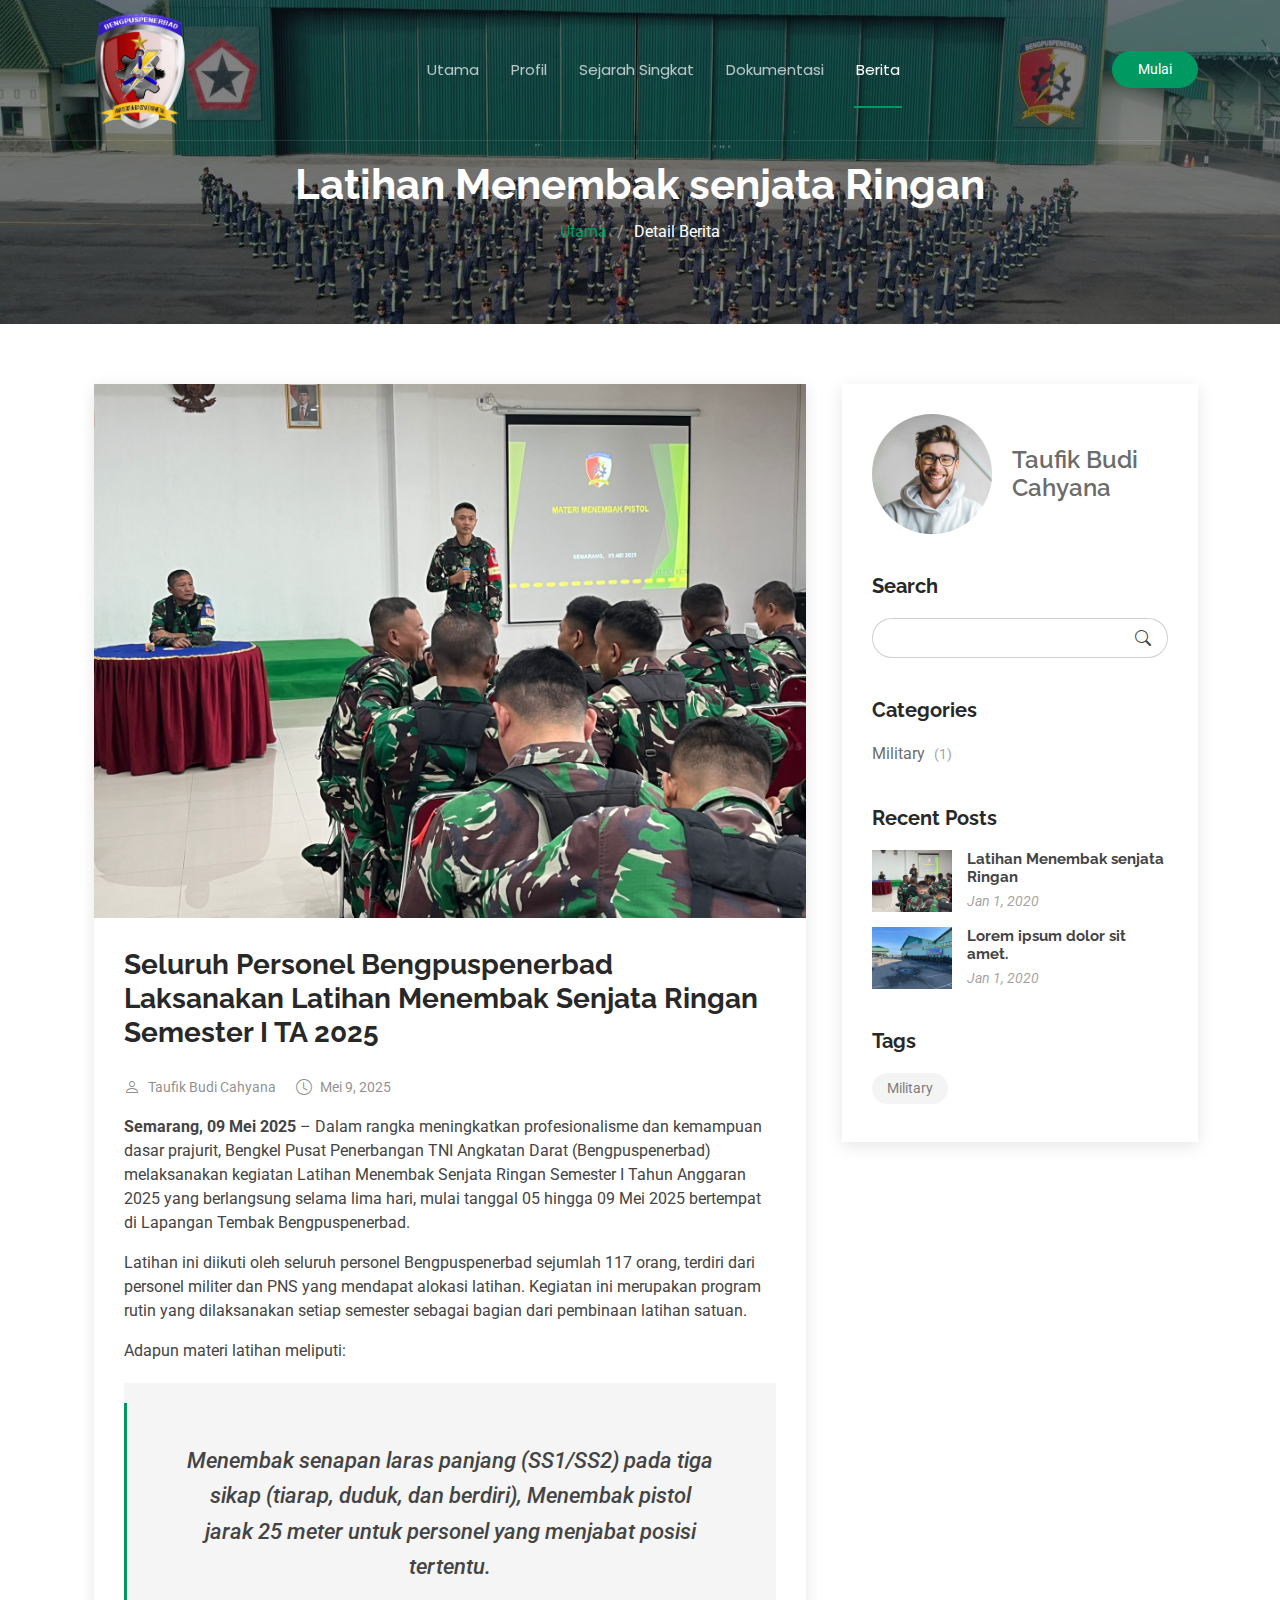
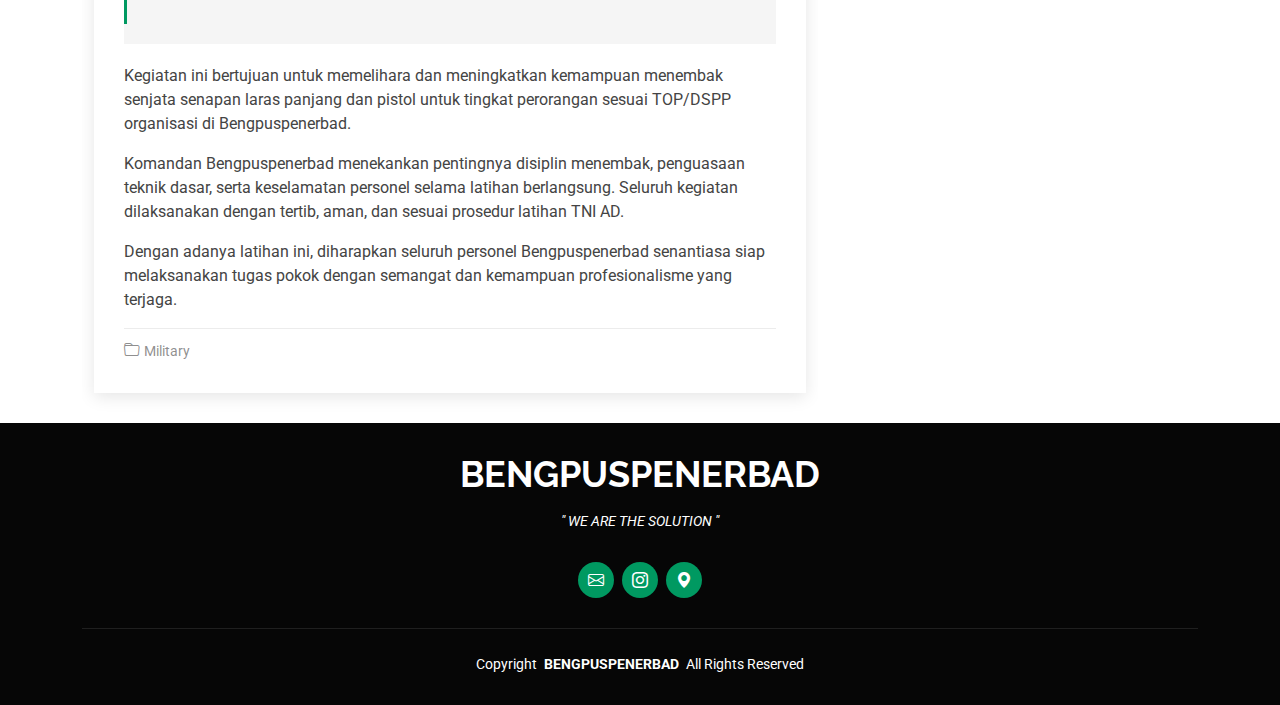
<file: blog-detail.html>
<!DOCTYPE html>
<html lang="en">
  <head>
    <meta charset="utf-8" />
    <meta content="width=device-width, initial-scale=1.0" name="viewport" />
    <title>BENGPUSPENERBAD</title>
    <meta name="description" content="bengpuspenerbad" />
    <meta name="keywords" content="bengpusepenerbad" />

    <!-- Favicons -->
    <link href="assets/img/bengpuspenerbad/logo-no-bg.png" rel="icon" />
    <link href="assets/img/apple-touch-icon.png" rel="apple-touch-icon" />

    <!-- Fonts -->
    <link href="https://fonts.googleapis.com" rel="preconnect" />
    <link href="https://fonts.gstatic.com" rel="preconnect" crossorigin />
    <link
      href="https://fonts.googleapis.com/css2?family=Roboto:ital,wght@0,100;0,300;0,400;0,500;0,700;0,900;1,100;1,300;1,400;1,500;1,700;1,900&family=Poppins:ital,wght@0,100;0,200;0,300;0,400;0,500;0,600;0,700;0,800;0,900;1,100;1,200;1,300;1,400;1,500;1,600;1,700;1,800;1,900&family=Raleway:ital,wght@0,100;0,200;0,300;0,400;0,500;0,600;0,700;0,800;0,900;1,100;1,200;1,300;1,400;1,500;1,600;1,700;1,800;1,900&display=swap"
      rel="stylesheet"
    />

    <!-- Vendor CSS Files -->
    <link
      href="assets/vendor/bootstrap/css/bootstrap.min.css"
      rel="stylesheet"
    />
    <link
      href="assets/vendor/bootstrap-icons/bootstrap-icons.css"
      rel="stylesheet"
    />
    <link href="assets/vendor/aos/aos.css" rel="stylesheet" />
    <link
      href="assets/vendor/glightbox/css/glightbox.min.css"
      rel="stylesheet"
    />
    <link href="assets/vendor/swiper/swiper-bundle.min.css" rel="stylesheet" />

    <!-- Main CSS File -->
    <link href="assets/css/main.css" rel="stylesheet" />
  </head>
  <body class="blog-details-page">
    <header id="header" class="header d-flex align-items-center fixed-top">
      <div
        class="container position-relative d-flex align-items-center justify-content-between"
      >
        <a
          href="index.html"
          class="logo d-flex align-items-center me-auto me-xl-0"
        >
          <!-- Uncomment the line below if you also wish to use an image logo -->
          <img src="assets/img/bengpuspenerbad/logo-3-no-bg.png" alt="" />
          <!-- <h1 class="sitename">KnightOne</h1> -->
        </a>

        <nav id="navmenu" class="navmenu">
          <ul>
            <li><a href="index.html#hero">Utama</a></li>
            <li><a href="index.html#profil">Profil</a></li>
            <li><a href="index.html#sejarah">Sejarah Singkat</a></li>
            <li><a href="index.html#dokumentasi">Dokumentasi</a></li>
            <li><a href="index.html#recent-posts" class="active">Berita</a></li>
          </ul>
          <i class="mobile-nav-toggle d-xl-none bi bi-list"></i>
        </nav>

        <a class="cta-btn" href="index.html#profil">Mulai</a>
      </div>
    </header>

    <!-- content -->
    <main class="main">
      <!-- Page Title -->
      <div
        class="page-title dark-background"
        data-aos="fade"
        style="background-image: url(assets/img/bengpuspenerbad/sejarah.jpeg)"
      >
        <div class="container position-relative">
          <h1>Latihan Menembak senjata Ringan</h1>
          <nav class="breadcrumbs">
            <ol>
              <li><a href="index.html">Utama</a></li>
              <li class="current">Detail Berita</li>
            </ol>
          </nav>
        </div>
      </div>
      <!-- End Page Title -->

      <div class="container">
        <div class="row">
          <div class="col-lg-8">
            <!-- Blog Details Section -->
            <section id="blog-details" class="blog-details section">
              <div class="container">
                <article class="article">
                  <div class="post-img">
                    <img
                      src="assets/img/bengpuspenerbad/1.jpg"
                      alt=""
                      class="img-fluid"
                    />
                  </div>

                  <h2 class="title">
                    Seluruh Personel Bengpuspenerbad Laksanakan Latihan Menembak
                    Senjata Ringan Semester I TA 2025
                  </h2>

                  <div class="meta-top">
                    <ul>
                      <li class="d-flex align-items-center">
                        <i class="bi bi-person"></i>
                        <a href="#">Taufik Budi Cahyana</a>
                      </li>
                      <li class="d-flex align-items-center">
                        <i class="bi bi-clock"></i>
                        <a href="#"
                          ><time datetime="2020-01-01">Mei 9, 2025</time></a
                        >
                      </li>
                    </ul>
                  </div>
                  <!-- End meta top -->

                  <div class="content">
                    <p>
                      <b>Semarang, 09 Mei 2025</b> – Dalam rangka meningkatkan
                      profesionalisme dan kemampuan dasar prajurit, Bengkel
                      Pusat Penerbangan TNI Angkatan Darat (Bengpuspenerbad)
                      melaksanakan kegiatan Latihan Menembak Senjata Ringan
                      Semester I Tahun Anggaran 2025 yang berlangsung selama
                      lima hari, mulai tanggal 05 hingga 09 Mei 2025 bertempat
                      di Lapangan Tembak Bengpuspenerbad.
                    </p>

                    <p>
                      Latihan ini diikuti oleh seluruh personel Bengpuspenerbad
                      sejumlah 117 orang, terdiri dari personel militer dan PNS
                      yang mendapat alokasi latihan. Kegiatan ini merupakan
                      program rutin yang dilaksanakan setiap semester sebagai
                      bagian dari pembinaan latihan satuan.
                    </p>

                    <p>Adapun materi latihan meliputi:</p>

                    <blockquote>
                      <p>
                        Menembak senapan laras panjang (SS1/SS2) pada tiga sikap
                        (tiarap, duduk, dan berdiri),
                        Menembak pistol jarak 25
                        meter untuk personel yang menjabat posisi tertentu.
                      </p>
                    </blockquote>

                    <p>
                      Kegiatan ini bertujuan untuk memelihara dan meningkatkan
                      kemampuan menembak senjata senapan laras panjang dan
                      pistol untuk tingkat perorangan sesuai TOP/DSPP organisasi
                      di Bengpuspenerbad.
                    </p>

                    <p>
                      Komandan Bengpuspenerbad menekankan pentingnya disiplin
                      menembak, penguasaan teknik dasar, serta keselamatan
                      personel selama latihan berlangsung. Seluruh kegiatan
                      dilaksanakan dengan tertib, aman, dan sesuai prosedur
                      latihan TNI AD.
                    </p>
                    <p>
                      Dengan adanya latihan ini, diharapkan seluruh personel
                      Bengpuspenerbad senantiasa siap melaksanakan tugas pokok
                      dengan semangat dan kemampuan profesionalisme yang
                      terjaga.
                    </p>
                  </div>
                  <!-- End post content -->

                  <div class="meta-bottom">
                    <i class="bi bi-folder"></i>
                    <ul class="cats">
                      <li><a href="#">Military</a></li>
                    </ul>
                </article>
              </div>
            </section>
            <!-- /Blog Details Section -->
          </div>

          <div class="col-lg-4 sidebar">
            <div class="widgets-container">
              <!-- Blog Author Widget -->
              <div class="blog-author-widget widget-item">
                <div class="d-flex flex-column align-items-center">
                  <div class="d-flex align-items-center w-100">
                    <img
                      src="assets/img/blog/blog-author-5.jpg"
                      class="rounded-circle flex-shrink-0"
                      alt=""
                    />
                    <div>
                      <h4>Taufik Budi Cahyana</h4>
                    </div>
                  </div>
                </div>
              </div>
              <!--/Blog Author Widget -->

              <!-- Search Widget -->
              <div class="search-widget widget-item">
                <h3 class="widget-title">Search</h3>
                <form action="">
                  <input type="text" />
                  <button type="submit" title="Search">
                    <i class="bi bi-search"></i>
                  </button>
                </form>
              </div>
              <!--/Search Widget -->

              <!-- Categories Widget -->
              <div class="categories-widget widget-item">
                <h3 class="widget-title">Categories</h3>
                <ul class="mt-3">
                  <li>
                    <a href="#">Military <span>(1)</span></a>
                  </li>
                </ul>
              </div>
              <!--/Categories Widget -->

              <!-- Recent Posts Widget -->
              <div class="recent-posts-widget widget-item">
                <h3 class="widget-title">Recent Posts</h3>

                <div class="post-item">
                  <img
                    src="assets/img/bengpuspenerbad/1.jpg"
                    alt=""
                    class="flex-shrink-0"
                  />
                  <div>
                    <h4>
                      <a href="#">Latihan Menembak senjata Ringan</a>
                    </h4>
                    <time datetime="2020-01-01">Jan 1, 2020</time>
                  </div>
                </div>
                <!-- End recent post item-->

                <div class="post-item">
                  <img
                    src="assets/img/bengpuspenerbad/6.jpg"
                    alt=""
                    class="flex-shrink-0"
                  />
                  <div>
                    <h4>
                      <a href="#">Lorem ipsum dolor sit amet. </a>
                    </h4>
                    <time datetime="2020-01-01">Jan 1, 2020</time>
                  </div>
                </div>
                <!-- End recent post item-->
              </div>
              <!--/Recent Posts Widget -->

              <!-- Tags Widget -->
              <div class="tags-widget widget-item">
                <h3 class="widget-title">Tags</h3>
                <ul>
                  <li><a href="#">Military</a></li>
                </ul>
              </div>
              <!--/Tags Widget -->
            </div>
          </div>
        </div>
      </div>
    </main>

    <!-- content -->

    <footer id="footer" class="footer dark-background">
      <div class="container">
        <h3 class="sitename">BENGPUSPENERBAD</h3>
        <p>" WE ARE THE SOLUTION "</p>
        <div class="social-links d-flex justify-content-center">
          <a href="mailto:taufik.budi6@gmail.com"
            ><i class="bi bi-envelope"></i
          ></a>
          <a
            href="https://www.instagram.com/bengpuspenerbad_official?igsh=MWJsY3lwbGFyYmZpYw=="
            target="_blank"
            ><i class="bi bi-instagram"></i
          ></a>
          <a
            href="https://maps.app.goo.gl/qmvxtoUErVteKtM69?g_st=iw"
            target="_blank"
            ><i class="bi bi-geo-alt-fill"></i
          ></a>
        </div>
        <div class="copyright">
          <span>Copyright</span>
          <strong class="px-1 sitename">BENGPUSPENERBAD</strong>
          <span>All Rights Reserved</span>
        </div>
      </div>
    </footer>

    <!-- Scroll Top -->
    <a
      href="#"
      id="scroll-top"
      class="scroll-top d-flex align-items-center justify-content-center"
      ><i class="bi bi-arrow-up-short"></i
    ></a>

    <!-- Preloader -->
    <div id="preloader"></div>

    <!-- Vendor JS Files -->
    <script src="assets/vendor/bootstrap/js/bootstrap.bundle.min.js"></script>
    <script src="assets/vendor/php-email-form/validate.js"></script>
    <script src="assets/vendor/aos/aos.js"></script>
    <script src="assets/vendor/glightbox/js/glightbox.min.js"></script>
    <script src="assets/vendor/purecounter/purecounter_vanilla.js"></script>
    <script src="assets/vendor/imagesloaded/imagesloaded.pkgd.min.js"></script>
    <script src="assets/vendor/isotope-layout/isotope.pkgd.min.js"></script>
    <script src="assets/vendor/swiper/swiper-bundle.min.js"></script>

    <!-- Main JS File -->
    <script src="assets/js/main.js"></script>
  </body>
</html>
</file>
<file: assets/css/main.css>
/**
* Template Name: KnightOne
* Template URL: https://bootstrapmade.com/knight-simple-one-page-bootstrap-template/
* Updated: Oct 16 2024 with Bootstrap v5.3.3
* Author: BootstrapMade.com
* License: https://bootstrapmade.com/license/
*/

/*--------------------------------------------------------------
# Font & Color Variables
# Help: https://bootstrapmade.com/color-system/
--------------------------------------------------------------*/
/* Fonts */
:root {
  --default-font: "Roboto", system-ui, -apple-system, "Segoe UI", Roboto,
    "Helvetica Neue", Arial, "Noto Sans", "Liberation Sans", sans-serif,
    "Apple Color Emoji", "Segoe UI Emoji", "Segoe UI Symbol", "Noto Color Emoji";
  --heading-font: "Raleway", sans-serif;
  --nav-font: "Poppins", sans-serif;
}

/* Global Colors - The following color variables are used throughout the website. Updating them here will change the color scheme of the entire website */
:root {
  --background-color: #ffffff; /* Background color for the entire website, including individual sections */
  --default-color: #444444; /* Default color used for the majority of the text content across the entire website */
  --heading-color: #282828; /* Color for headings, subheadings and title throughout the website */
  --accent-color: #009961; /* Accent color that represents your brand on the website. It's used for buttons, links, and other elements that need to stand out */
  --surface-color: #ffffff; /* The surface color is used as a background of boxed elements within sections, such as cards, icon boxes, or other elements that require a visual separation from the global background. */
  --contrast-color: #ffffff; /* Contrast color for text, ensuring readability against backgrounds of accent, heading, or default colors. */
}

/* Nav Menu Colors - The following color variables are used specifically for the navigation menu. They are separate from the global colors to allow for more customization options */
:root {
  --nav-color: #ffffff; /* The default color of the main navmenu links */
  --nav-hover-color: #009961; /* Applied to main navmenu links when they are hovered over or active */
  --nav-mobile-background-color: #ffffff; /* Used as the background color for mobile navigation menu */
  --nav-dropdown-background-color: #ffffff; /* Used as the background color for dropdown items that appear when hovering over primary navigation items */
  --nav-dropdown-color: #444444; /* Used for navigation links of the dropdown items in the navigation menu. */
  --nav-dropdown-hover-color: #009961; /* Similar to --nav-hover-color, this color is applied to dropdown navigation links when they are hovered over. */
}

/* Color Presets - These classes override global colors when applied to any section or element, providing reuse of the sam color scheme. */

.light-background {
  --background-color: #f9f9f9;
  --surface-color: #ffffff;
}

.dark-background {
  --background-color: #060606;
  --default-color: #ffffff;
  --heading-color: #ffffff;
  --surface-color: #252525;
  --contrast-color: #ffffff;
}

/* Smooth scroll */
:root {
  scroll-behavior: smooth;
}

/*--------------------------------------------------------------
# General Styling & Shared Classes
--------------------------------------------------------------*/
body {
  color: var(--default-color);
  background-color: var(--background-color);
  font-family: var(--default-font);
}

a {
  color: var(--accent-color);
  text-decoration: none;
  transition: 0.3s;
}

a:hover {
  color: color-mix(in srgb, var(--accent-color), transparent 25%);
  text-decoration: none;
}

h1,
h2,
h3,
h4,
h5,
h6 {
  color: var(--heading-color);
  font-family: var(--heading-font);
}

/* Pulsating Play Button
------------------------------*/
.pulsating-play-btn {
  width: 94px;
  height: 94px;
  background: radial-gradient(
    var(--accent-color) 50%,
    color-mix(in srgb, var(--accent-color), transparent 75%) 52%
  );
  border-radius: 50%;
  display: block;
  position: relative;
  overflow: hidden;
}

.pulsating-play-btn:before {
  content: "";
  position: absolute;
  width: 120px;
  height: 120px;
  animation-delay: 0s;
  animation: pulsate-play-btn 2s;
  animation-direction: forwards;
  animation-iteration-count: infinite;
  animation-timing-function: steps;
  opacity: 1;
  border-radius: 50%;
  border: 5px solid color-mix(in srgb, var(--accent-color), transparent 30%);
  top: -15%;
  left: -15%;
  background: rgba(198, 16, 0, 0);
}

.pulsating-play-btn:after {
  content: "";
  position: absolute;
  left: 50%;
  top: 50%;
  transform: translateX(-40%) translateY(-50%);
  width: 0;
  height: 0;
  border-top: 10px solid transparent;
  border-bottom: 10px solid transparent;
  border-left: 15px solid #fff;
  z-index: 100;
  transition: all 400ms cubic-bezier(0.55, 0.055, 0.675, 0.19);
}

.pulsating-play-btn:hover:before {
  content: "";
  position: absolute;
  left: 50%;
  top: 50%;
  transform: translateX(-40%) translateY(-50%);
  width: 0;
  height: 0;
  border: none;
  border-top: 10px solid transparent;
  border-bottom: 10px solid transparent;
  border-left: 15px solid #fff;
  z-index: 200;
  animation: none;
  border-radius: 0;
}

.pulsating-play-btn:hover:after {
  border-left: 15px solid var(--accent-color);
  transform: scale(20);
}

@keyframes pulsate-play-btn {
  0% {
    transform: scale(0.6, 0.6);
    opacity: 1;
  }

  100% {
    transform: scale(1, 1);
    opacity: 0;
  }
}

/* PHP Email Form Messages
------------------------------*/
.php-email-form .error-message {
  display: none;
  background: #df1529;
  color: #ffffff;
  text-align: left;
  padding: 15px;
  margin-bottom: 24px;
  font-weight: 600;
}

.php-email-form .sent-message {
  display: none;
  color: #ffffff;
  background: #059652;
  text-align: center;
  padding: 15px;
  margin-bottom: 24px;
  font-weight: 600;
}

.php-email-form .loading {
  display: none;
  background: var(--surface-color);
  text-align: center;
  padding: 15px;
  margin-bottom: 24px;
}

.php-email-form .loading:before {
  content: "";
  display: inline-block;
  border-radius: 50%;
  width: 24px;
  height: 24px;
  margin: 0 10px -6px 0;
  border: 3px solid var(--accent-color);
  border-top-color: var(--surface-color);
  animation: php-email-form-loading 1s linear infinite;
}

@keyframes php-email-form-loading {
  0% {
    transform: rotate(0deg);
  }

  100% {
    transform: rotate(360deg);
  }
}

/*--------------------------------------------------------------
# Global Header
--------------------------------------------------------------*/
.header {
  --background-color: rgba(0, 0, 0, 0);
  --default-color: #ffffff;
  --heading-color: #ffffff;
  color: var(--default-color);
  background-color: var(--background-color);
  padding: 10px 0;
  transition: all 0.5s;
  z-index: 997;
  border-bottom: 1px solid
    color-mix(in srgb, var(--default-color), transparent 90%);
}

.header .logo {
  line-height: 1;
}

.header .logo img {
  /* max-height: 36px; */
  max-height: 120px;
  margin-right: 8px;
}

.header .logo h1 {
  font-size: 30px;
  margin: 0;
  font-weight: 700;
  color: var(--heading-color);
}

.header .cta-btn,
.header .cta-btn:focus {
  color: var(--contrast-color);
  background: var(--accent-color);
  font-size: 14px;
  padding: 8px 26px;
  margin: 0;
  border-radius: 50px;
  transition: 0.3s;
}

.header .cta-btn:hover,
.header .cta-btn:focus:hover {
  color: var(--contrast-color);
  background: color-mix(in srgb, var(--accent-color), transparent 15%);
}

@media (max-width: 1200px) {
  .header .logo {
    order: 1;
  }

  .header .logo h1 {
    font-size: 24px;
  }

  .header .cta-btn {
    order: 2;
    margin: 0 15px 0 0;
    padding: 6px 20px;
  }

  .header .navmenu {
    order: 3;
  }
}

/* Global Header on Scroll
------------------------------*/
.scrolled .header {
  --background-color: rgba(40, 40, 40, 0.9);
}

/*--------------------------------------------------------------
# Navigation Menu
--------------------------------------------------------------*/
/* Desktop Navigation */
@media (min-width: 1200px) {
  .navmenu {
    padding: 0;
  }

  .navmenu ul {
    margin: 0;
    padding: 0;
    display: flex;
    list-style: none;
    align-items: center;
  }

  .navmenu li {
    position: relative;
  }

  .navmenu > ul > li {
    white-space: nowrap;
    padding: 15px 14px;
  }

  .navmenu > ul > li:last-child {
    padding-right: 0;
  }

  .navmenu a,
  .navmenu a:focus {
    color: color-mix(in srgb, var(--nav-color), transparent 30%);
    font-size: 15px;
    padding: 0 2px;
    font-family: var(--nav-font);
    font-weight: 400;
    display: flex;
    align-items: center;
    justify-content: space-between;
    white-space: nowrap;
    transition: 0.3s;
    position: relative;
  }

  .navmenu a i,
  .navmenu a:focus i {
    font-size: 12px;
    line-height: 0;
    margin-left: 5px;
    transition: 0.3s;
  }

  .navmenu > ul > li > a:before {
    content: "";
    position: absolute;
    height: 2px;
    bottom: -27px;
    left: 0;
    background-color: var(--nav-hover-color);
    visibility: hidden;
    width: 0px;
    transition: all 0.3s ease-in-out 0s;
  }

  .navmenu a:hover:before,
  .navmenu li:hover > a:before,
  .navmenu .active:before {
    visibility: visible;
    width: 100%;
  }

  .navmenu li:hover > a,
  .navmenu .active,
  .navmenu .active:focus {
    color: var(--nav-color);
  }

  .navmenu .dropdown ul {
    margin: 0;
    padding: 10px 0;
    background: var(--nav-dropdown-background-color);
    display: block;
    position: absolute;
    visibility: hidden;
    left: 14px;
    top: 130%;
    opacity: 0;
    transition: 0.3s;
    border-radius: 4px;
    z-index: 99;
    box-shadow: 0px 0px 30px rgba(0, 0, 0, 0.1);
  }

  .navmenu .dropdown ul li {
    min-width: 200px;
  }

  .navmenu .dropdown ul a {
    padding: 10px 20px;
    font-size: 15px;
    text-transform: none;
    color: var(--nav-dropdown-color);
  }

  .navmenu .dropdown ul a i {
    font-size: 12px;
  }

  .navmenu .dropdown ul a:hover,
  .navmenu .dropdown ul .active:hover,
  .navmenu .dropdown ul li:hover > a {
    color: var(--nav-dropdown-hover-color);
  }

  .navmenu .dropdown:hover > ul {
    opacity: 1;
    top: 100%;
    visibility: visible;
  }

  .navmenu .dropdown .dropdown ul {
    top: 0;
    left: -90%;
    visibility: hidden;
  }

  .navmenu .dropdown .dropdown:hover > ul {
    opacity: 1;
    top: 0;
    left: -100%;
    visibility: visible;
  }
}

/* Mobile Navigation */
@media (max-width: 1199px) {
  .mobile-nav-toggle {
    color: var(--nav-color);
    font-size: 28px;
    line-height: 0;
    margin-right: 10px;
    cursor: pointer;
    transition: color 0.3s;
  }

  .navmenu {
    padding: 0;
    z-index: 9997;
  }

  .navmenu ul {
    display: none;
    list-style: none;
    position: absolute;
    inset: 60px 20px 20px 20px;
    padding: 10px 0;
    margin: 0;
    border-radius: 6px;
    background-color: var(--nav-mobile-background-color);
    border: 1px solid color-mix(in srgb, var(--default-color), transparent 90%);
    box-shadow: none;
    overflow-y: auto;
    transition: 0.3s;
    z-index: 9998;
  }

  .navmenu a,
  .navmenu a:focus {
    color: var(--nav-dropdown-color);
    padding: 10px 20px;
    font-family: var(--nav-font);
    font-size: 17px;
    font-weight: 500;
    display: flex;
    align-items: center;
    justify-content: space-between;
    white-space: nowrap;
    transition: 0.3s;
  }

  .navmenu a i,
  .navmenu a:focus i {
    font-size: 12px;
    line-height: 0;
    margin-left: 5px;
    width: 30px;
    height: 30px;
    display: flex;
    align-items: center;
    justify-content: center;
    border-radius: 50%;
    transition: 0.3s;
    background-color: color-mix(in srgb, var(--accent-color), transparent 90%);
  }

  .navmenu a i:hover,
  .navmenu a:focus i:hover {
    background-color: var(--accent-color);
    color: var(--contrast-color);
  }

  .navmenu a:hover,
  .navmenu .active,
  .navmenu .active:focus {
    color: var(--nav-dropdown-hover-color);
  }

  .navmenu .active i,
  .navmenu .active:focus i {
    background-color: var(--accent-color);
    color: var(--contrast-color);
    transform: rotate(180deg);
  }

  .navmenu .dropdown ul {
    position: static;
    display: none;
    z-index: 99;
    padding: 10px 0;
    margin: 10px 20px;
    background-color: var(--nav-dropdown-background-color);
    transition: all 0.5s ease-in-out;
  }

  .navmenu .dropdown ul ul {
    background-color: rgba(33, 37, 41, 0.1);
  }

  .navmenu .dropdown > .dropdown-active {
    display: block;
    background-color: rgba(33, 37, 41, 0.03);
  }

  .mobile-nav-active {
    overflow: hidden;
  }

  .mobile-nav-active .mobile-nav-toggle {
    color: #fff;
    position: absolute;
    font-size: 32px;
    top: 15px;
    right: 15px;
    margin-right: 0;
    z-index: 9999;
  }

  .mobile-nav-active .navmenu {
    position: fixed;
    overflow: hidden;
    inset: 0;
    background: rgba(33, 37, 41, 0.8);
    transition: 0.3s;
  }

  .mobile-nav-active .navmenu > ul {
    display: block;
  }
}

/*--------------------------------------------------------------
# Global Footer
--------------------------------------------------------------*/
.footer {
  color: var(--default-color);
  background-color: var(--background-color);
  font-size: 14px;
  text-align: center;
  padding: 30px 0;
  position: relative;
}

.footer h3 {
  font-size: 36px;
  font-weight: 700;
  position: relative;
  padding: 0;
  margin: 0 0 15px 0;
}

.footer p {
  font-size: 15;
  font-style: italic;
  padding: 0;
  margin: 0 0 30px 0;
}

.footer .social-links {
  margin: 0 0 30px 0;
}

.footer .social-links a {
  font-size: 16px;
  display: flex;
  align-items: center;
  justify-content: center;
  background: var(--accent-color);
  color: var(--contrast-color);
  line-height: 1;
  margin: 0 4px;
  border-radius: 50%;
  text-align: center;
  width: 36px;
  height: 36px;
  transition: 0.3s;
}

.footer .social-links a:hover {
  background: color-mix(in srgb, var(--accent-color), transparent 20%);
  text-decoration: none;
}

.footer .copyright {
  padding-top: 25px;
  border-top: 1px solid
    color-mix(in srgb, var(--default-color), transparent 90%);
}

.footer .credits {
  font-size: 13px;
  padding-top: 5px;
}

/*--------------------------------------------------------------
# Preloader
--------------------------------------------------------------*/
#preloader {
  position: fixed;
  inset: 0;
  z-index: 9999;
  overflow: hidden;
  background-color: var(--background-color);
  transition: all 0.6s ease-out;
}

#preloader:before {
  content: "";
  position: fixed;
  top: calc(50% - 30px);
  left: calc(50% - 30px);
  border: 6px solid var(--accent-color);
  border-top-color: color-mix(in srgb, var(--accent-color), transparent 90%);
  border-radius: 50%;
  width: 60px;
  height: 60px;
  animation: animate-preloader 1s linear infinite;
}

@keyframes animate-preloader {
  0% {
    transform: rotate(0deg);
  }

  100% {
    transform: rotate(360deg);
  }
}

/*--------------------------------------------------------------
# Scroll Top Button
--------------------------------------------------------------*/
.scroll-top {
  position: fixed;
  visibility: hidden;
  opacity: 0;
  right: 15px;
  bottom: -15px;
  z-index: 99999;
  background-color: var(--accent-color);
  width: 44px;
  height: 44px;
  border-radius: 50px;
  transition: all 0.4s;
}

.scroll-top i {
  font-size: 24px;
  color: var(--contrast-color);
  line-height: 0;
}

.scroll-top:hover {
  background-color: color-mix(in srgb, var(--accent-color), transparent 20%);
  color: var(--contrast-color);
}

.scroll-top.active {
  visibility: visible;
  opacity: 1;
  bottom: 15px;
}

/*--------------------------------------------------------------
# Disable aos animation delay on mobile devices
--------------------------------------------------------------*/
@media screen and (max-width: 768px) {
  [data-aos-delay] {
    transition-delay: 0 !important;
  }
}

/*--------------------------------------------------------------
# Global Page Titles & Breadcrumbs
--------------------------------------------------------------*/
.page-title {
  color: var(--default-color);
  background-color: var(--background-color);
  background-size: cover;
  background-position: center;
  background-repeat: no-repeat;
  padding: 160px 0 80px 0;
  text-align: center;
  position: relative;
}

.page-title:before {
  content: "";
  background-color: color-mix(
    in srgb,
    var(--background-color),
    transparent 50%
  );
  position: absolute;
  inset: 0;
}

.page-title h1 {
  font-size: 42px;
  font-weight: 700;
  margin-bottom: 10px;
}

.page-title .breadcrumbs ol {
  display: flex;
  flex-wrap: wrap;
  list-style: none;
  justify-content: center;
  padding: 0;
  margin: 0;
  font-size: 16px;
  font-weight: 400;
}

.page-title .breadcrumbs ol li + li {
  padding-left: 10px;
}

.page-title .breadcrumbs ol li + li::before {
  content: "/";
  display: inline-block;
  padding-right: 10px;
  color: color-mix(in srgb, var(--default-color), transparent 50%);
}

/*--------------------------------------------------------------
# Global Sections
--------------------------------------------------------------*/
section,
.section {
  color: var(--default-color);
  background-color: var(--background-color);
  padding: 60px 0;
  scroll-margin-top: 72px;
  overflow: clip;
}

@media (max-width: 1199px) {
  section,
  .section {
    scroll-margin-top: 57px;
  }
}

/*--------------------------------------------------------------
# Global Section Titles
--------------------------------------------------------------*/
.section-title {
  padding-bottom: 60px;
  position: relative;
}

.section-title h2 {
  font-size: 32px;
  font-weight: 700;
  margin-bottom: 20px;
  padding-bottom: 20px;
  position: relative;
}

.section-title h2:after {
  content: "";
  position: absolute;
  display: block;
  width: 50px;
  height: 3px;
  background: var(--accent-color);
  left: 0;
  right: 0;
  bottom: 0;
}

.section-title p {
  margin-bottom: 0;
  color: color-mix(in srgb, var(--default-color) 90%, white 50%);
}

/*--------------------------------------------------------------
# Hero Section
--------------------------------------------------------------*/
.hero {
  width: 100%;
  min-height: 100vh;
  position: relative;
  padding: 80px 0;
  display: flex;
  align-items: center;
  justify-content: center;
}

/* .hero img {
  position: absolute;
  inset: 0;
  display: block;
  width: 100%;
  height: 100%;
  object-fit: cover;
  z-index: 1;
} */

.hero video {
  position: absolute;
  inset: 0;
  display: block;
  width: 100%;
  height: 100%;
  object-fit: cover;
  z-index: 1;
}

.hero:before {
  content: "";
  background: color-mix(in srgb, var(--background-color), transparent 30%);
  position: absolute;
  inset: 0;
  z-index: 2;
}

.hero .container {
  position: relative;
  z-index: 3;
}

.hero h2 {
  margin: 0;
  font-size: 48px;
  font-weight: 700;
}

.hero p {
  color: color-mix(in srgb, var(--default-color), transparent 20%);
  margin: 10px 0 20px 0;
  font-size: 24px;
}

@media (max-width: 768px) {
  .hero h2 {
    font-size: 32px;
    line-height: 36px;
  }

  .hero p {
    font-size: 18px;
    line-height: 24px;
  }
}

/*--------------------------------------------------------------
# Profil Section
--------------------------------------------------------------*/
.profil ul {
  list-style: none;
  padding: 0;
}

.profil ul li {
  padding-bottom: 5px;
  display: flex;
  align-items: center;
}

.profil ul i {
  font-size: 20px;
  padding-right: 4px;
  color: var(--accent-color);
}

.profil .container p {
  font-size: 20px;
  font-family: "Times New Roman", Times, serif;
  text-align: justify;
}
.profil .read-more {
  background: var(--accent-color);
  color: var(--contrast-color);
  font-family: var(--heading-font);
  font-weight: 500;
  font-size: 16px;
  letter-spacing: 1px;
  padding: 10px 28px;
  border-radius: 50px;
  transition: 0.3s;
  display: inline-flex;
  align-items: center;
  justify-content: center;
}

.profil .read-more i {
  font-size: 18px;
  margin-left: 5px;
  line-height: 0;
  transition: 0.3s;
}

.profil .read-more:hover {
  background: color-mix(in srgb, var(--accent-color), transparent 20%);
}

.profil .read-more:hover i {
  transform: translate(5px, 0);
}

/*--------------------------------------------------------------
# Sejarah Section
--------------------------------------------------------------*/
.sejarah ul {
  list-style: none;
  padding: 0;
}

.sejarah ul li {
  padding-bottom: 5px;
  display: flex;
  align-items: center;
}

.sejarah ul i {
  font-size: 20px;
  padding-right: 4px;
  color: var(--accent-color);
}

.sejarah .container p {
  font-size: 20px;
  font-family: "Times New Roman", Times, serif;
  text-align: justify;
}

.sejarah .read-more {
  background: var(--accent-color);
  color: var(--contrast-color);
  font-family: var(--heading-font);
  font-weight: 500;
  font-size: 16px;
  letter-spacing: 1px;
  padding: 10px 28px;
  border-radius: 50px;
  transition: 0.3s;
  display: inline-flex;
  align-items: center;
  justify-content: center;
}

.sejarah .read-more i {
  font-size: 18px;
  margin-left: 5px;
  line-height: 0;
  transition: 0.3s;
}

.sejarah .read-more:hover {
  background: color-mix(in srgb, var(--accent-color), transparent 20%);
}

.sejarah .read-more:hover i {
  transform: translate(5px, 0);
}
/*--------------------------------------------------------------
# Services Section
--------------------------------------------------------------*/
.services .service-item {
  background-color: var(--surface-color);
  box-shadow: 0px 5px 90px 0px rgba(0, 0, 0, 0.1);
  padding: 60px 30px;
  transition: all ease-in-out 0.3s;
  border-radius: 18px;
  border-bottom: 5px solid var(--surface-color);
  height: 100%;
}

.services .service-item .icon {
  color: var(--contrast-color);
  background: var(--accent-color);
  margin: 0;
  width: 64px;
  height: 64px;
  border-radius: 50px;
  display: flex;
  align-items: center;
  justify-content: center;
  margin-bottom: 20px;
  font-size: 28px;
  transition: ease-in-out 0.3s;
}

.services .service-item h3 {
  font-weight: 700;
  margin: 10px 0 15px 0;
  font-size: 22px;
  transition: ease-in-out 0.3s;
}

.services .service-item p {
  line-height: 24px;
  font-size: 14px;
  margin-bottom: 0;
}

@media (min-width: 1365px) {
  .services .service-item:hover {
    transform: translateY(-10px);
    border-color: var(--accent-color);
  }

  .services .service-item:hover h3 {
    color: var(--accent-color);
  }
}

/*--------------------------------------------------------------
# Call To Action Section
--------------------------------------------------------------*/
.call-to-action {
  padding: 120px 0;
  position: relative;
  clip-path: inset(0);
}

.call-to-action img {
  position: fixed;
  top: 0;
  left: 0;
  display: block;
  width: 100%;
  height: 100%;
  object-fit: cover;
  z-index: 1;
}

.call-to-action:before {
  content: "";
  background: color-mix(in srgb, var(--background-color), transparent 50%);
  position: absolute;
  inset: 0;
  z-index: 2;
}

.call-to-action .container {
  position: relative;
  z-index: 3;
}

.call-to-action h3 {
  color: var(--default-color);
  font-size: 28px;
  font-weight: 700;
}

.call-to-action p {
  color: var(--default-color);
}

.call-to-action .cta-btn {
  font-family: var(--heading-font);
  font-weight: 500;
  font-size: 16px;
  letter-spacing: 1px;
  display: inline-block;
  padding: 12px 40px;
  border-radius: 50px;
  transition: 0.5s;
  margin: 10px;
  background: var(--accent-color);
  color: var(--contrast-color);
}

.call-to-action .cta-btn:hover {
  background: color-mix(in srgb, var(--accent-color) 90%, white 15%);
}

/*--------------------------------------------------------------
# Features Section
--------------------------------------------------------------*/
.logo .logo-image {
  position: relative;
  min-height: 400px;
}

.logo .logo-image img {
  width: 300px;
  height: 300px;
}

.logo .logo-item h4 {
  font-size: 20px;
  font-weight: 700;
  margin: 0 0 5px 0;
}

.logo .logo-item i {
  font-size: 48px;
  color: var(--accent-color);
  margin-right: 20px;
  line-height: 0;
}

.logo .logo-item p {
  font-size: 15px;
  color: color-mix(in srgb, var(--default-color), transparent 20%);
  margin: 0;
}
.logo .logo-item ul li {
  font-size: 15px;
  text-align: justify;
  color: color-mix(in srgb, var(--default-color), transparent 20%);
  margin: 0;
}

/*--------------------------------------------------------------
# Clients Section
--------------------------------------------------------------*/
.clients .clients-wrap {
  border-top: 1px solid
    color-mix(in srgb, var(--default-color), transparent 85%);
  border-left: 1px solid
    color-mix(in srgb, var(--default-color), transparent 85%);
}

.clients .client-logo {
  background-color: var(--surface-color);
  display: flex;
  justify-content: center;
  align-items: center;
  border-right: 1px solid
    color-mix(in srgb, var(--default-color), transparent 85%);
  border-bottom: 1px solid
    color-mix(in srgb, var(--default-color), transparent 85%);
  overflow: hidden;
}

.clients .client-logo img {
  padding: 50px;
  max-width: 80%;
  transition: 0.3s;
}

@media (max-width: 640px) {
  .clients .client-logo img {
    padding: 30px;
    max-width: 50%;
  }
}

.clients .client-logo:hover img {
  transform: scale(1.1);
}

/*--------------------------------------------------------------
# Stats Section
--------------------------------------------------------------*/
.stats {
  position: relative;
}

.stats img {
  position: absolute;
  inset: 0;
  display: block;
  width: 100%;
  height: 100%;
  object-fit: cover;
  z-index: 1;
}

.stats:before {
  content: "";
  background: color-mix(in srgb, var(--background-color), transparent 20%);
  position: absolute;
  inset: 0;
  z-index: 2;
}

.stats .container {
  position: relative;
  z-index: 3;
}

.stats .subheading {
  text-align: center;
}

.stats .subheading h3 {
  font-weight: 700;
  font-size: 36px;
}

.stats .stats-item {
  padding: 30px;
  width: 100%;
}

.stats .stats-item span {
  font-size: 48px;
  display: block;
  color: var(--default-color);
  font-weight: 700;
}

.stats .stats-item p {
  padding: 0;
  margin: 0;
  font-family: var(--heading-font);
  font-size: 16px;
  font-weight: 700;
  color: color-mix(in srgb, var(--default-color), transparent 40%);
}

/*--------------------------------------------------------------
# dokumentasi Section
--------------------------------------------------------------*/
.dokumentasi .dokumentasi-filters {
  padding: 0;
  margin: 0 auto 20px auto;
  list-style: none;
  text-align: center;
}

.dokumentasi .dokumentasi-filters li {
  cursor: pointer;
  display: inline-block;
  padding: 8px 20px 10px 20px;
  margin: 0;
  font-size: 15px;
  font-weight: 500;
  line-height: 1;
  margin-bottom: 5px;
  border-radius: 50px;
  transition: all 0.3s ease-in-out;
  font-family: var(--heading-font);
}

.dokumentasi .dokumentasi-filters li:hover,
.dokumentasi .dokumentasi-filters li.filter-active {
  color: var(--contrast-color);
  background-color: var(--accent-color);
}

.dokumentasi .dokumentasi-filters li:first-child {
  margin-left: 0;
}

.dokumentasi .dokumentasi-filters li:last-child {
  margin-right: 0;
}

@media (max-width: 575px) {
  .dokumentasi .dokumentasi-filters li {
    font-size: 14px;
    margin: 0 0 10px 0;
  }
}

.dokumentasi .dokumentasi-item {
  position: relative;
  overflow: hidden;
}

.dokumentasi .dokumentasi-item .dokumentasi-info {
  opacity: 0;
  position: absolute;
  left: 12px;
  right: 12px;
  bottom: -100%;
  z-index: 3;
  transition: all ease-in-out 0.5s;
  background: color-mix(in srgb, var(--surface-color), transparent 10%);
  padding: 15px;
}

.dokumentasi .dokumentasi-item .dokumentasi-info h4 {
  font-size: 18px;
  font-weight: 600;
  padding-right: 50px;
}

.dokumentasi .dokumentasi-item .dokumentasi-info p {
  color: color-mix(in srgb, var(--default-color), transparent 30%);
  font-size: 14px;
  margin-bottom: 0;
  padding-right: 50px;
}

.dokumentasi .dokumentasi-item .dokumentasi-info .preview-link,
.dokumentasi .dokumentasi-item .dokumentasi-info .details-link {
  position: absolute;
  right: 50px;
  font-size: 24px;
  top: calc(50% - 14px);
  color: color-mix(in srgb, var(--default-color), transparent 30%);
  transition: 0.3s;
  line-height: 0;
}

.dokumentasi .dokumentasi-item .dokumentasi-info .preview-link:hover,
.dokumentasi .dokumentasi-item .dokumentasi-info .details-link:hover {
  color: var(--accent-color);
}

.dokumentasi .dokumentasi-item .dokumentasi-info .details-link {
  right: 14px;
  font-size: 28px;
}

.dokumentasi .dokumentasi-item:hover .dokumentasi-info {
  opacity: 1;
  bottom: 0;
}

/*--------------------------------------------------------------
# Pricing Section
--------------------------------------------------------------*/
.pricing .pricing-item {
  background-color: var(--surface-color);
  box-shadow: 0px 5px 90px rgba(0, 0, 0, 0.1);
  padding: 40px 20px;
  text-align: center;
  border-radius: 8px;
  position: relative;
  overflow: hidden;
}

.pricing .pricing-item h3 {
  padding: 15px;
  margin-top: 15px;
  font-size: 18px;
  font-weight: 600;
}

.pricing .pricing-item h4 {
  color: var(--accent-color);
  font-size: 42px;
  font-family: var(--default-font);
  font-weight: 500;
}

.pricing .pricing-item h4 sup {
  font-size: 20px;
  top: -15px;
  left: -3px;
}

.pricing .pricing-item h4 span {
  color: color-mix(in srgb, var(--default-color), transparent 40%);
  font-size: 16px;
  font-weight: 300;
}

.pricing .pricing-item ul {
  padding: 20px 0;
  list-style: none;
  text-align: center;
  line-height: 20px;
  font-size: 14px;
}

.pricing .pricing-item ul li {
  padding-bottom: 16px;
}

.pricing .pricing-item ul .na {
  color: color-mix(in srgb, var(--default-color), transparent 60%);
  text-decoration: line-through;
}

.pricing .pricing-item .btn-wrap {
  padding: 15px;
  text-align: center;
}

.pricing .pricing-item .btn-buy {
  color: var(--accent-color);
  background-color: transparent;
  border: 2px solid var(--accent-color);
  display: inline-block;
  padding: 10px 40px 12px 40px;
  border-radius: 50px;
  font-size: 14px;
  font-family: var(--heading-font);
  font-weight: 600;
  transition: 0.3s;
}

.pricing .pricing-item .btn-buy:hover {
  background: var(--accent-color);
  color: var(--contrast-color);
}

.pricing .recommended .btn-buy {
  background: var(--accent-color);
  color: var(--contrast-color);
}

.pricing .recommended .btn-buy:hover {
  background: color-mix(in srgb, var(--accent-color), transparent 20%);
  border-color: color-mix(in srgb, var(--accent-color), transparent 20%);
}

.pricing .recommended-badge {
  position: absolute;
  top: 20px;
  left: 50%;
  transform: translateX(-50%);
  z-index: 1;
  font-size: 13px;
  padding: 3px 25px 6px 25px;
  background: color-mix(in srgb, var(--accent-color), transparent 92%);
  color: var(--accent-color);
  border-radius: 50px;
}

/*--------------------------------------------------------------
# Faq Section
--------------------------------------------------------------*/
.faq .content h3 {
  font-weight: 400;
  font-size: 34px;
}

.faq .content p {
  color: color-mix(in srgb, var(--default-color), transparent 30%);
}

.faq .faq-container {
  margin-top: 15px;
}

.faq .faq-container .faq-item {
  background-color: var(--surface-color);
  position: relative;
  padding: 20px;
  margin-bottom: 20px;
  box-shadow: 0px 5px 25px 0px rgba(0, 0, 0, 0.1);
  overflow: hidden;
}

.faq .faq-container .faq-item:last-child {
  margin-bottom: 0;
}

.faq .faq-container .faq-item h3 {
  font-weight: 600;
  font-size: 17px;
  line-height: 24px;
  margin: 0 30px 0 32px;
  transition: 0.3s;
  cursor: pointer;
}

.faq .faq-container .faq-item h3 span {
  color: var(--accent-color);
  padding-right: 5px;
}

.faq .faq-container .faq-item h3:hover {
  color: var(--accent-color);
}

.faq .faq-container .faq-item .faq-content {
  display: grid;
  grid-template-rows: 0fr;
  transition: 0.3s ease-in-out;
  visibility: hidden;
  opacity: 0;
}

.faq .faq-container .faq-item .faq-content p {
  margin-bottom: 0;
  overflow: hidden;
}

.faq .faq-container .faq-item .faq-icon {
  position: absolute;
  top: 22px;
  left: 20px;
  font-size: 22px;
  line-height: 0;
  transition: 0.3s;
  color: var(--accent-color);
}

.faq .faq-container .faq-item .faq-toggle {
  position: absolute;
  top: 20px;
  right: 20px;
  font-size: 16px;
  line-height: 0;
  transition: 0.3s;
  cursor: pointer;
}

.faq .faq-container .faq-item .faq-toggle:hover {
  color: var(--accent-color);
}

.faq .faq-container .faq-active h3 {
  color: var(--accent-color);
}

.faq .faq-container .faq-active .faq-content {
  grid-template-rows: 1fr;
  visibility: visible;
  opacity: 1;
  padding-top: 10px;
}

.faq .faq-container .faq-active .faq-toggle {
  transform: rotate(90deg);
  color: var(--accent-color);
}

/*--------------------------------------------------------------
# Recent Posts Section
--------------------------------------------------------------*/
.recent-posts article {
  background: var(--surface-color);
  box-shadow: 0 4px 16px rgba(0, 0, 0, 0.1);
  padding: 30px;
  height: 100%;
  border-radius: 10px;
  overflow: hidden;
}

.recent-posts .post-img {
  max-height: 240px;
  margin: -30px -30px 15px -30px;
  overflow: hidden;
}

.recent-posts .post-category {
  font-size: 16px;
  color: color-mix(in srgb, var(--default-color), transparent 50%);
  margin-bottom: 10px;
}

.recent-posts .title {
  font-size: 20px;
  font-weight: 700;
  padding: 0;
  margin: 0 0 20px 0;
}

.recent-posts .title a {
  color: var(--heading-color);
  transition: 0.3s;
}

.recent-posts .title a:hover {
  color: var(--accent-color);
}

.recent-posts .post-author-img {
  width: 50px;
  border-radius: 50%;
  margin-right: 15px;
}

.recent-posts .post-author {
  font-weight: 600;
  margin-bottom: 5px;
}

.recent-posts .post-date {
  font-size: 14px;
  color: color-mix(in srgb, var(--default-color), transparent 50%);
  margin-bottom: 0;
}

/*--------------------------------------------------------------
# Contact Section
--------------------------------------------------------------*/
.contact .info-item + .info-item {
  margin-top: 40px;
}

.contact .info-item i {
  color: var(--accent-color);
  background: color-mix(in srgb, var(--accent-color), transparent 92%);
  font-size: 20px;
  width: 44px;
  height: 44px;
  display: flex;
  justify-content: center;
  align-items: center;
  border-radius: 50px;
  transition: all 0.3s ease-in-out;
  margin-right: 15px;
}

.contact .info-item h3 {
  padding: 0;
  font-size: 18px;
  font-weight: 700;
  margin-bottom: 5px;
}

.contact .info-item p {
  padding: 0;
  margin-bottom: 0;
  font-size: 14px;
}

.contact .info-item:hover i {
  background: var(--accent-color);
  color: var(--contrast-color);
}

.contact .php-email-form {
  height: 100%;
}

.contact .php-email-form input[type="text"],
.contact .php-email-form input[type="email"],
.contact .php-email-form textarea {
  font-size: 14px;
  padding: 10px 15px;
  box-shadow: none;
  border-radius: 0;
  color: var(--default-color);
  background-color: var(--surface-color);
  border-color: color-mix(in srgb, var(--default-color), transparent 80%);
}

.contact .php-email-form input[type="text"]:focus,
.contact .php-email-form input[type="email"]:focus,
.contact .php-email-form textarea:focus {
  border-color: var(--accent-color);
}

.contact .php-email-form input[type="text"]::placeholder,
.contact .php-email-form input[type="email"]::placeholder,
.contact .php-email-form textarea::placeholder {
  color: color-mix(in srgb, var(--default-color), transparent 70%);
}

.contact .php-email-form button[type="submit"] {
  color: var(--contrast-color);
  background: var(--accent-color);
  border: 0;
  padding: 10px 30px;
  transition: 0.4s;
  border-radius: 50px;
}

.contact .php-email-form button[type="submit"]:hover {
  background: color-mix(in srgb, var(--accent-color), transparent 25%);
}

/*--------------------------------------------------------------
# dokumentasi Details Section
--------------------------------------------------------------*/
.dokumentasi-details .dokumentasi-details-slider img {
  width: 100%;
}

.dokumentasi-details .swiper-wrapper {
  height: auto;
}

.dokumentasi-details .swiper-button-prev,
.dokumentasi-details .swiper-button-next {
  width: 48px;
  height: 48px;
}

.dokumentasi-details .swiper-button-prev:after,
.dokumentasi-details .swiper-button-next:after {
  color: rgba(255, 255, 255, 0.8);
  background-color: rgba(0, 0, 0, 0.15);
  font-size: 24px;
  border-radius: 50%;
  width: 48px;
  height: 48px;
  display: flex;
  align-items: center;
  justify-content: center;
  transition: 0.3s;
}

.dokumentasi-details .swiper-button-prev:hover:after,
.dokumentasi-details .swiper-button-next:hover:after {
  background-color: rgba(0, 0, 0, 0.3);
}

@media (max-width: 575px) {
  .dokumentasi-details .swiper-button-prev,
  .dokumentasi-details .swiper-button-next {
    display: none;
  }
}

.dokumentasi-details .swiper-pagination {
  margin-top: 20px;
  position: relative;
}

.dokumentasi-details .swiper-pagination .swiper-pagination-bullet {
  width: 10px;
  height: 10px;
  background-color: color-mix(in srgb, var(--default-color), transparent 85%);
  opacity: 1;
}

.dokumentasi-details .swiper-pagination .swiper-pagination-bullet-active {
  background-color: var(--accent-color);
}

.dokumentasi-details .dokumentasi-info h3 {
  font-size: 22px;
  font-weight: 700;
  margin-bottom: 20px;
  padding-bottom: 20px;
  position: relative;
}

.dokumentasi-details .dokumentasi-info h3:after {
  content: "";
  position: absolute;
  display: block;
  width: 50px;
  height: 3px;
  background: var(--accent-color);
  left: 0;
  bottom: 0;
}

.dokumentasi-details .dokumentasi-info ul {
  list-style: none;
  padding: 0;
  font-size: 15px;
}

.dokumentasi-details .dokumentasi-info ul li {
  display: flex;
  flex-direction: column;
  padding-bottom: 15px;
}

.dokumentasi-details .dokumentasi-info ul strong {
  text-transform: uppercase;
  font-weight: 400;
  color: color-mix(in srgb, var(--default-color), transparent 50%);
  font-size: 14px;
}

.dokumentasi-details .dokumentasi-info .btn-visit {
  padding: 8px 40px;
  background: var(--accent-color);
  color: var(--contrast-color);
  border-radius: 50px;
  transition: 0.3s;
}

.dokumentasi-details .dokumentasi-info .btn-visit:hover {
  background: color-mix(in srgb, var(--accent-color), transparent 20%);
}

.dokumentasi-details .dokumentasi-description h2 {
  font-size: 26px;
  font-weight: 700;
  margin-bottom: 20px;
}

.dokumentasi-details .dokumentasi-description p {
  padding: 0;
}

.dokumentasi-details .dokumentasi-description .testimonial-item {
  padding: 30px 30px 0 30px;
  position: relative;
  background: color-mix(in srgb, var(--default-color), transparent 97%);
  margin-bottom: 50px;
}

.dokumentasi-details
  .dokumentasi-description
  .testimonial-item
  .testimonial-img {
  width: 90px;
  border-radius: 50px;
  border: 6px solid var(--background-color);
  float: left;
  margin: 0 10px 0 0;
}

.dokumentasi-details .dokumentasi-description .testimonial-item h3 {
  font-size: 18px;
  font-weight: bold;
  margin: 15px 0 5px 0;
  padding-top: 20px;
}

.dokumentasi-details .dokumentasi-description .testimonial-item h4 {
  font-size: 14px;
  color: #6c757d;
  margin: 0;
}

.dokumentasi-details
  .dokumentasi-description
  .testimonial-item
  .quote-icon-left,
.dokumentasi-details
  .dokumentasi-description
  .testimonial-item
  .quote-icon-right {
  color: color-mix(in srgb, var(--accent-color), transparent 50%);
  font-size: 26px;
  line-height: 0;
}

.dokumentasi-details
  .dokumentasi-description
  .testimonial-item
  .quote-icon-left {
  display: inline-block;
  left: -5px;
  position: relative;
}

.dokumentasi-details
  .dokumentasi-description
  .testimonial-item
  .quote-icon-right {
  display: inline-block;
  right: -5px;
  position: relative;
  top: 10px;
  transform: scale(-1, -1);
}

.dokumentasi-details .dokumentasi-description .testimonial-item p {
  font-style: italic;
  margin: 0 0 15px 0 0 0;
  padding: 0;
}

/*--------------------------------------------------------------
# Service Details Section
--------------------------------------------------------------*/
.service-details .services-list {
  background-color: var(--surface-color);
  padding: 10px 30px;
  border: 1px solid color-mix(in srgb, var(--default-color), transparent 90%);
  margin-bottom: 20px;
}

.service-details .services-list a {
  display: block;
  line-height: 1;
  padding: 8px 0 8px 15px;
  border-left: 3px solid
    color-mix(in srgb, var(--default-color), transparent 70%);
  margin: 20px 0;
  color: color-mix(in srgb, var(--default-color), transparent 20%);
  transition: 0.3s;
}

.service-details .services-list a.active {
  color: var(--heading-color);
  font-weight: 700;
  border-color: var(--accent-color);
}

.service-details .services-list a:hover {
  border-color: var(--accent-color);
}

.service-details .services-img {
  margin-bottom: 20px;
}

.service-details h3 {
  font-size: 26px;
  font-weight: 700;
}

.service-details h4 {
  font-size: 20px;
  font-weight: 700;
}

.service-details p {
  font-size: 15px;
}

.service-details ul {
  list-style: none;
  padding: 0;
  font-size: 15px;
}

.service-details ul li {
  padding: 5px 0;
  display: flex;
  align-items: center;
}

.service-details ul i {
  font-size: 20px;
  margin-right: 8px;
  color: var(--accent-color);
}

/*--------------------------------------------------------------
# Starter Section Section
--------------------------------------------------------------*/
.starter-section {
  /* Add your styles here */
}

/*--------------------------------------------------------------
# Blog Posts Section
--------------------------------------------------------------*/
.blog-posts article {
  background-color: var(--surface-color);
  box-shadow: 0 4px 16px rgba(0, 0, 0, 0.1);
  padding: 30px;
  height: 100%;
  border-radius: 10px;
  overflow: hidden;
}

.blog-posts .post-img {
  max-height: 240px;
  margin: -30px -30px 15px -30px;
  overflow: hidden;
}

.blog-posts .post-category {
  font-size: 16px;
  color: color-mix(in srgb, var(--default-color), transparent 40%);
  margin-bottom: 10px;
}

.blog-posts .title {
  font-size: 20px;
  font-weight: 700;
  padding: 0;
  margin: 0 0 20px 0;
}

.blog-posts .title a {
  color: var(--heading-color);
  transition: 0.3s;
}

.blog-posts .title a:hover {
  color: var(--accent-color);
}

.blog-posts .post-author-img {
  width: 50px;
  border-radius: 50%;
  margin-right: 15px;
}

.blog-posts .post-author {
  font-weight: 600;
  margin-bottom: 5px;
}

.blog-posts .post-date {
  font-size: 14px;
  color: color-mix(in srgb, var(--default-color), transparent 40%);
  margin-bottom: 0;
}

/*--------------------------------------------------------------
# Blog Pagination Section
--------------------------------------------------------------*/
.blog-pagination {
  padding-top: 0;
  color: color-mix(in srgb, var(--default-color), transparent 40%);
}

.blog-pagination ul {
  display: flex;
  padding: 0;
  margin: 0;
  list-style: none;
}

.blog-pagination li {
  margin: 0 5px;
  transition: 0.3s;
}

.blog-pagination li a {
  color: var(--accent-color);
  display: flex;
  align-items: center;
  justify-content: center;
  width: 36px;
  height: 36px;
  border-radius: 50%;
  border: 1px solid var(--accent-color);
}

.blog-pagination li a.active,
.blog-pagination li a:hover {
  background: var(--accent-color);
  color: var(--contrast-color);
}

.blog-pagination li a.active a,
.blog-pagination li a:hover a {
  color: var(--contrast-color);
}

/*--------------------------------------------------------------
# Blog Details Section
--------------------------------------------------------------*/
.blog-details {
  padding-bottom: 30px;
}

.blog-details .article {
  background-color: var(--surface-color);
  padding: 30px;
  box-shadow: 0 4px 16px rgba(0, 0, 0, 0.1);
}

.blog-details .post-img {
  margin: -30px -30px 20px -30px;
  overflow: hidden;
}

.blog-details .title {
  color: var(--heading-color);
  font-size: 28px;
  font-weight: 700;
  padding: 0;
  margin: 30px 0;
}

.blog-details .content {
  margin-top: 20px;
}

.blog-details .content h3 {
  font-size: 22px;
  margin-top: 30px;
  font-weight: bold;
}

.blog-details .content blockquote {
  overflow: hidden;
  background-color: color-mix(in srgb, var(--default-color), transparent 95%);
  padding: 60px;
  position: relative;
  text-align: center;
  margin: 20px 0;
}

.blog-details .content blockquote p {
  color: var(--default-color);
  line-height: 1.6;
  margin-bottom: 0;
  font-style: italic;
  font-weight: 500;
  font-size: 22px;
}

.blog-details .content blockquote:after {
  content: "";
  position: absolute;
  left: 0;
  top: 0;
  bottom: 0;
  width: 3px;
  background-color: var(--accent-color);
  margin-top: 20px;
  margin-bottom: 20px;
}

.blog-details .meta-top {
  margin-top: 20px;
  color: color-mix(in srgb, var(--default-color), transparent 40%);
}

.blog-details .meta-top ul {
  display: flex;
  flex-wrap: wrap;
  list-style: none;
  align-items: center;
  padding: 0;
  margin: 0;
}

.blog-details .meta-top ul li + li {
  padding-left: 20px;
}

.blog-details .meta-top i {
  font-size: 16px;
  margin-right: 8px;
  line-height: 0;
  color: color-mix(in srgb, var(--default-color), transparent 40%);
}

.blog-details .meta-top a {
  color: color-mix(in srgb, var(--default-color), transparent 40%);
  font-size: 14px;
  display: inline-block;
  line-height: 1;
}

.blog-details .meta-bottom {
  padding-top: 10px;
  border-top: 1px solid
    color-mix(in srgb, var(--default-color), transparent 90%);
}

.blog-details .meta-bottom i {
  color: color-mix(in srgb, var(--default-color), transparent 40%);
  display: inline;
}

.blog-details .meta-bottom a {
  color: color-mix(in srgb, var(--default-color), transparent 40%);
  transition: 0.3s;
}

.blog-details .meta-bottom a:hover {
  color: var(--accent-color);
}

.blog-details .meta-bottom .cats {
  list-style: none;
  display: inline;
  padding: 0 20px 0 0;
  font-size: 14px;
}

.blog-details .meta-bottom .cats li {
  display: inline-block;
}

.blog-details .meta-bottom .tags {
  list-style: none;
  display: inline;
  padding: 0;
  font-size: 14px;
}

.blog-details .meta-bottom .tags li {
  display: inline-block;
}

.blog-details .meta-bottom .tags li + li::before {
  padding-right: 6px;
  color: var(--default-color);
  content: ",";
}

.blog-details .meta-bottom .share {
  font-size: 16px;
}

.blog-details .meta-bottom .share i {
  padding-left: 5px;
}

/*--------------------------------------------------------------
# Blog Comments Section
--------------------------------------------------------------*/
.blog-comments {
  padding: 10px 0;
}

.blog-comments .comments-count {
  font-weight: bold;
}

.blog-comments .comment {
  margin-top: 30px;
  position: relative;
}

.blog-comments .comment .comment-img {
  margin-right: 14px;
}

.blog-comments .comment .comment-img img {
  width: 60px;
}

.blog-comments .comment h5 {
  font-size: 16px;
  margin-bottom: 2px;
}

.blog-comments .comment h5 a {
  font-weight: bold;
  color: var(--default-color);
  transition: 0.3s;
}

.blog-comments .comment h5 a:hover {
  color: var(--accent-color);
}

.blog-comments .comment h5 .reply {
  padding-left: 10px;
  color: color-mix(in srgb, var(--default-color), transparent 20%);
}

.blog-comments .comment h5 .reply i {
  font-size: 20px;
}

.blog-comments .comment time {
  display: block;
  font-size: 14px;
  color: color-mix(in srgb, var(--default-color), transparent 40%);
  margin-bottom: 5px;
}

.blog-comments .comment.comment-reply {
  padding-left: 40px;
}

/*--------------------------------------------------------------
# Comment Form Section
--------------------------------------------------------------*/
.comment-form {
  padding-top: 10px;
}

.comment-form form {
  background-color: var(--surface-color);
  margin-top: 30px;
  padding: 30px;
  box-shadow: 0 4px 16px rgba(0, 0, 0, 0.1);
}

.comment-form form h4 {
  font-weight: bold;
  font-size: 22px;
}

.comment-form form p {
  font-size: 14px;
}

.comment-form form input {
  background-color: var(--surface-color);
  color: var(--default-color);
  border: 1px solid color-mix(in srgb, var(--default-color), transparent 70%);
  font-size: 14px;
  border-radius: 4px;
  padding: 10px 10px;
}

.comment-form form input:focus {
  color: var(--default-color);
  background-color: var(--surface-color);
  box-shadow: none;
  border-color: var(--accent-color);
}

.comment-form form input::placeholder {
  color: color-mix(in srgb, var(--default-color), transparent 50%);
}

.comment-form form textarea {
  background-color: var(--surface-color);
  color: var(--default-color);
  border: 1px solid color-mix(in srgb, var(--default-color), transparent 70%);
  border-radius: 4px;
  padding: 10px 10px;
  font-size: 14px;
  height: 120px;
}

.comment-form form textarea:focus {
  color: var(--default-color);
  box-shadow: none;
  border-color: var(--accent-color);
  background-color: var(--surface-color);
}

.comment-form form textarea::placeholder {
  color: color-mix(in srgb, var(--default-color), transparent 50%);
}

.comment-form form .form-group {
  margin-bottom: 25px;
}

.comment-form form .btn-primary {
  border-radius: 4px;
  padding: 10px 20px;
  border: 0;
  background-color: var(--accent-color);
  color: var(--contrast-color);
}

.comment-form form .btn-primary:hover {
  color: var(--contrast-color);
  background-color: color-mix(in srgb, var(--accent-color), transparent 20%);
}

/*--------------------------------------------------------------
# Widgets
--------------------------------------------------------------*/
.widgets-container {
  background-color: var(--surface-color);
  padding: 30px;
  margin: 60px 0 30px 0;
  box-shadow: 0 4px 16px rgba(0, 0, 0, 0.1);
}

.widget-title {
  color: var(--heading-color);
  font-size: 20px;
  font-weight: 700;
  padding: 0;
  margin: 0 0 20px 0;
}

.widget-item {
  margin-bottom: 40px;
}

.widget-item:last-child {
  margin-bottom: 0;
}

.blog-author-widget img {
  max-width: 120px;
  margin-right: 20px;
}

.blog-author-widget h4 {
  font-weight: 600;
  font-size: 24px;
  margin-bottom: 0px;
  padding: 0;
  color: color-mix(in srgb, var(--default-color), transparent 20%);
}

.blog-author-widget .social-links {
  margin: 5px 0;
}

.blog-author-widget .social-links a {
  color: color-mix(in srgb, var(--default-color), transparent 60%);
  margin-right: 5px;
  font-size: 18px;
}

.blog-author-widget .social-links a:hover {
  color: var(--accent-color);
}

.blog-author-widget p {
  font-style: italic;
  color: color-mix(in srgb, var(--default-color), transparent 30%);
  margin: 10px 0 0 0;
}

.search-widget form {
  background: var(--background-color);
  border: 1px solid color-mix(in srgb, var(--default-color), transparent 75%);
  padding: 3px 10px;
  position: relative;
  border-radius: 50px;
  transition: 0.3s;
}

.search-widget form input[type="text"] {
  border: 0;
  padding: 4px 10px;
  border-radius: 4px;
  width: calc(100% - 40px);
  background-color: var(--background-color);
  color: var(--default-color);
}

.search-widget form input[type="text"]:focus {
  outline: none;
}

.search-widget form button {
  background: none;
  color: var(--default-color);
  position: absolute;
  top: 0;
  right: 0;
  bottom: 0;
  border: 0;
  font-size: 16px;
  padding: 0 16px;
  transition: 0.3s;
  line-height: 0;
}

.search-widget form button i {
  line-height: 0;
}

.search-widget form button:hover {
  color: var(--accent-color);
}

.search-widget form:is(:focus-within) {
  border-color: var(--accent-color);
}

.categories-widget ul {
  list-style: none;
  padding: 0;
  margin: 0;
}

.categories-widget ul li {
  padding-bottom: 10px;
}

.categories-widget ul li:last-child {
  padding-bottom: 0;
}

.categories-widget ul a {
  color: color-mix(in srgb, var(--default-color), transparent 20%);
  transition: 0.3s;
}

.categories-widget ul a:hover {
  color: var(--accent-color);
}

.categories-widget ul a span {
  padding-left: 5px;
  color: color-mix(in srgb, var(--default-color), transparent 50%);
  font-size: 14px;
}

.recent-posts-widget .post-item {
  display: flex;
  margin-bottom: 15px;
}

.recent-posts-widget .post-item:last-child {
  margin-bottom: 0;
}

.recent-posts-widget .post-item img {
  width: 80px;
  margin-right: 15px;
}

.recent-posts-widget .post-item h4 {
  font-size: 15px;
  font-weight: bold;
  margin-bottom: 5px;
}

.recent-posts-widget .post-item h4 a {
  color: var(--default-color);
  transition: 0.3s;
}

.recent-posts-widget .post-item h4 a:hover {
  color: var(--accent-color);
}

.recent-posts-widget .post-item time {
  display: block;
  font-style: italic;
  font-size: 14px;
  color: color-mix(in srgb, var(--default-color), transparent 50%);
}

.tags-widget ul {
  list-style: none;
  padding: 0;
  margin: 0;
}

.tags-widget ul li {
  display: inline-block;
}

.tags-widget ul a {
  background-color: color-mix(in srgb, var(--default-color), transparent 94%);
  color: color-mix(in srgb, var(--default-color), transparent 30%);
  border-radius: 50px;
  font-size: 14px;
  padding: 5px 15px;
  margin: 0 6px 8px 0;
  display: inline-block;
  transition: 0.3s;
}

.tags-widget ul a:hover {
  background: var(--accent-color);
  color: var(--contrast-color);
}

.tags-widget ul a span {
  padding-left: 5px;
  color: color-mix(in srgb, var(--default-color), transparent 60%);
  font-size: 14px;
}
</file>
